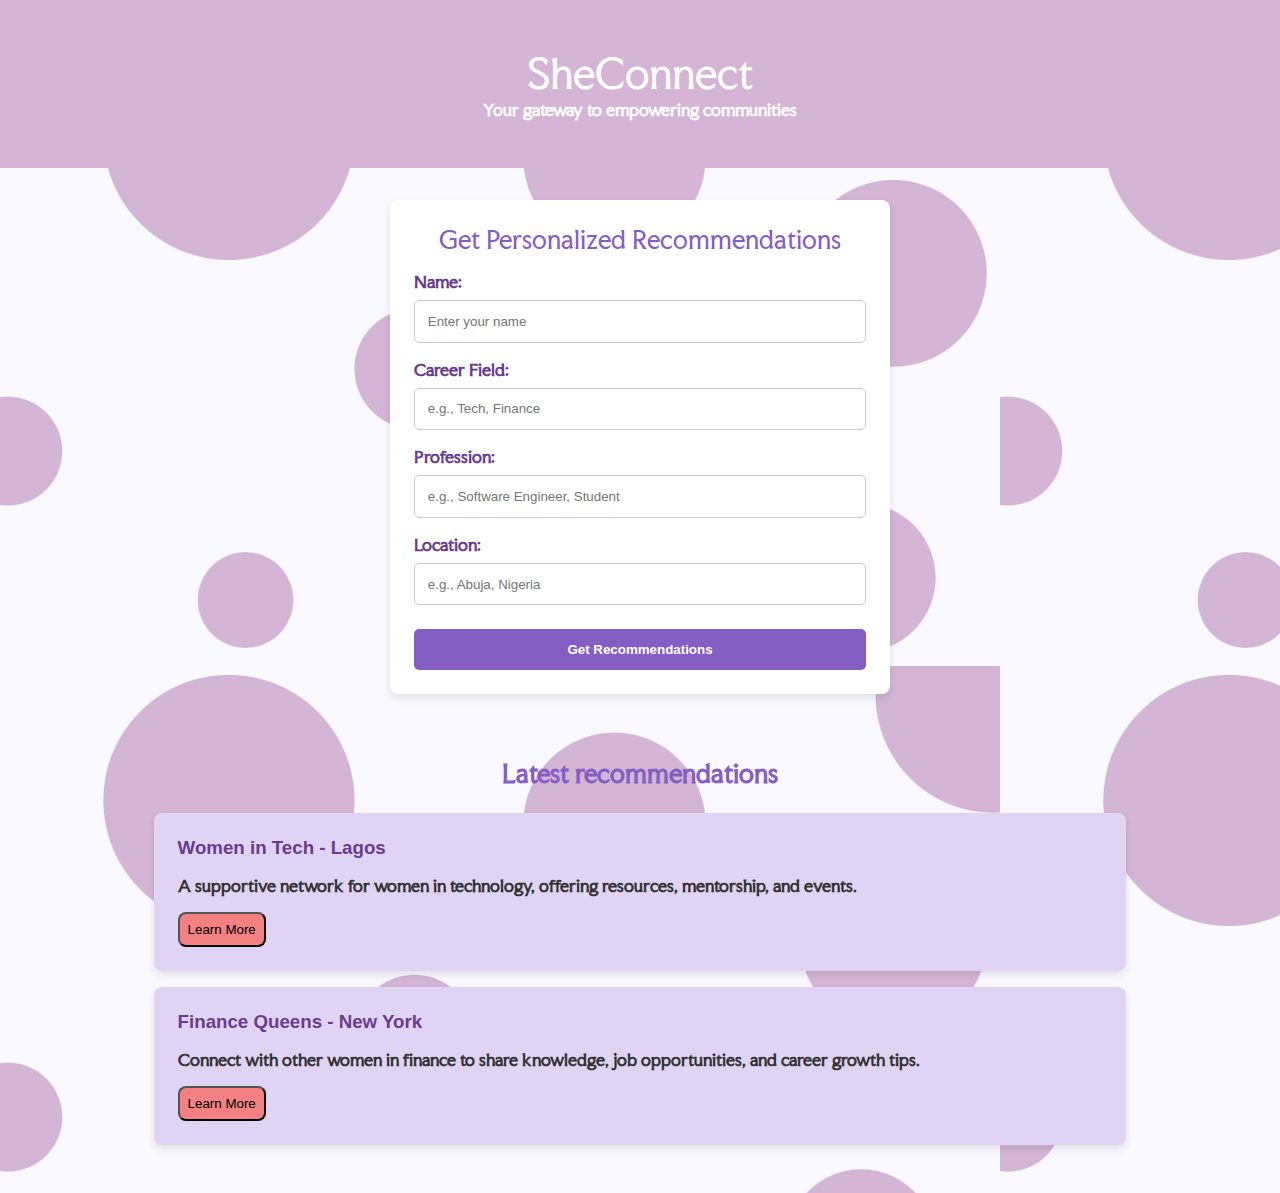
<file: index.html>
<!DOCTYPE html>
<html lang="en">
<head>
  <meta charset="UTF-8">
  <meta name="viewport" content="width=device-width, initial-scale=1.0">
  <title>SheConnect</title>
  <link rel="stylesheet" href="styles.css">
  <link rel="preconnect" href="https://fonts.googleapis.com">
<link rel="preconnect" href="https://fonts.gstatic.com" crossorigin>
<link href="https://fonts.googleapis.com/css2?family=Faculty+Glyphic&display=swap" rel="stylesheet">
</head>
<body style="background-image: url('back.png');">
  <!-- Header -->
  <header>
    <h1>SheConnect</h1>
    <p>Your gateway to empowering communities</p>
  </header>

  <!-- Form Section -->
  <section class="form-section">
    <h2>Get Personalized Recommendations</h2>
    <form id="recommendationForm" onsubmit="submitForm(event)">
      <label for="name">Name:</label>
      <input type="text" id="name" name="name" placeholder="Enter your name" required>

      <label for="careerField">Career Field:</label>
      <input type="text" id="careerField" name="careerField" placeholder="e.g., Tech, Finance" required>

      <label for="profession">Profession:</label>
      <input type="text" id="profession" name="profession" placeholder="e.g., Software Engineer, Student" required>

      <label for="location">Location:</label>
      <input type="text" id="location" name="location" placeholder="e.g., Abuja, Nigeria" required>

      <button type="submit" onclick="result.html">Get Recommendations</button>
    </form>
  </section>

 <!-- Recommendation Section -->
 <section class="recommendations">
  <h2>Latest recommendations</h2>
  <div class="community-card" id="community1">
    <h3>Women in Tech - Lagos</h3>
    <p>A supportive network for women in technology, offering resources, mentorship, and events.</p>
    <button>Learn More</button>
  </div>
  <div class="community-card" id="community2">
    <h3>Finance Queens - New York</h3>
    <p>Connect with other women in finance to share knowledge, job opportunities, and career growth tips.</p>
    <button>Learn More</button>
  </div>
</section>

  <!-- JavaScript for Form Handling -->
  <script src="script.js"></script>
</body>
</html>
</file>
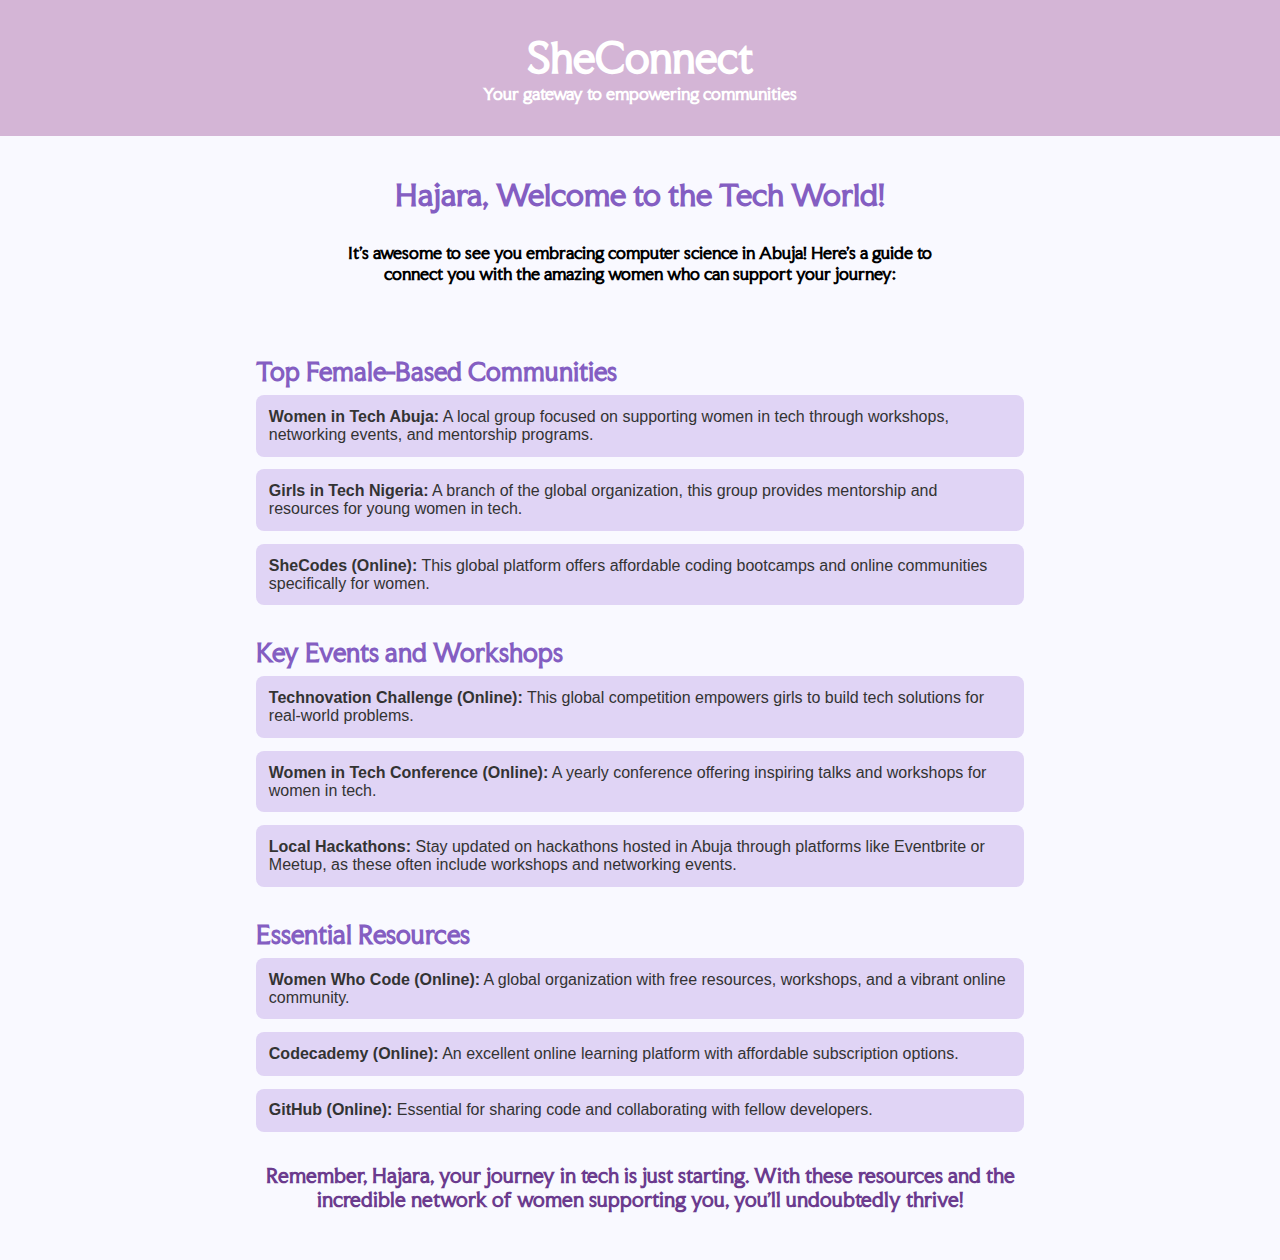
<file: result.html>
<!DOCTYPE html>
<html lang="en">
<head>
  <meta charset="UTF-8">
  <meta name="viewport" content="width=device-width, initial-scale=1.0">
  <title>SheConnect - Results</title>
  <link rel="stylesheet" href="result.css">
  <link rel="preconnect" href="https://fonts.gstatic.com" crossorigin>
<link href="https://fonts.googleapis.com/css2?family=Faculty+Glyphic&display=swap" rel="stylesheet">
</head>
<body>
  <!-- Header -->
  <header>
    <h1>SheConnect</h1>
    <p>Your gateway to empowering communities</p>
  </header>

  <!-- Welcome Message -->
  <section class="welcome-section">
    <h2>Hajara, Welcome to the Tech World!</h2>

    <p class="awesome">It's awesome to see you embracing computer science in Abuja! Here's a guide to connect you with the amazing women who can support your journey:</p>
  </section>

  <!-- Results Section -->
  <section class="results-section">
    <!-- Communities -->
    <div class="result-category">
      <h3>Top Female-Based Communities</h3>
      <ul>
        <li><strong>Women in Tech Abuja:</strong> A local group focused on supporting women in tech through workshops, networking events, and mentorship programs.</li>
        <li><strong>Girls in Tech Nigeria:</strong> A branch of the global organization, this group provides mentorship and resources for young women in tech.</li>
        <li><strong>SheCodes (Online):</strong> This global platform offers affordable coding bootcamps and online communities specifically for women.</li>
      </ul>
    </div>

    <!-- Events -->
    <div class="result-category">
      <h3>Key Events and Workshops</h3>
      <ul>
        <li><strong>Technovation Challenge (Online):</strong> This global competition empowers girls to build tech solutions for real-world problems.</li>
        <li><strong>Women in Tech Conference (Online):</strong> A yearly conference offering inspiring talks and workshops for women in tech.</li>
        <li><strong>Local Hackathons:</strong> Stay updated on hackathons hosted in Abuja through platforms like Eventbrite or Meetup, as these often include workshops and networking events.</li>
      </ul>
    </div>

    <!-- Resources -->
    <div class="result-category">
      <h3>Essential Resources</h3>
      <ul>
        <li><strong>Women Who Code (Online):</strong> A global organization with free resources, workshops, and a vibrant online community.</li>
        <li><strong>Codecademy (Online):</strong> An excellent online learning platform with affordable subscription options.</li>
        <li><strong>GitHub (Online):</strong> Essential for sharing code and collaborating with fellow developers.</li>
      </ul>
    </div>

    <!-- Encouragement Message -->
    <div class="encouragement-message">
      <h3>Remember, Hajara, your journey in tech is just starting. With these resources and the incredible network of women supporting you, you'll undoubtedly thrive!</h3>
    </div>
  </section>

</body>
</html>
</file>
<file: styles.css>
/* General Reset */
* {
  margin: 0;
  padding: 0;
  box-sizing: border-box;
}

body {
  font-family: Arial, sans-serif;
  background-color: #f9f9ff;
  color: #333;
}

header {
  background-color: #d4b5d6;
  color: white;
  text-align: center;
  padding: 3rem;
}

p {
  font-family: "Faculty Glyphic", serif;
  font-weight: 700;
  font-style: normal;
}
header h1 {
  font-size: 2.5rem;
  font-family: "Faculty Glyphic", serif;
  font-weight: 400;
  font-style: normal;
}

.form-section {
  max-width: 500px;
  margin: 2rem auto;
  padding: 1.5rem;
  background-color: #ffffff;
  border-radius: 8px;
  box-shadow: 0 4px 8px rgba(0, 0, 0, 0.1);
}

.form-section h2 {
  text-align: center;
  color: #845ec2;
  margin-bottom: 1rem;
  font-family: "Faculty Glyphic", serif;
  font-weight: 400;
  font-style: normal;
}

label {
  display: block;
  font-weight: bold;
  margin-top: 1rem;
  color: #6b3b8e;
  font-family: "Faculty Glyphic", serif;
  font-weight: 600;
  font-style: normal;
}

input[type="text"] {
  width: 100%;
  padding: 0.8rem;
  border-radius: 5px;
  border: 1px solid #ccc;
  margin-top: 0.5rem;
}

button[type="submit"] {
  width: 100%;
  padding: 0.8rem;
  background-color: #845ec2;
  color: white;
  border: none;
  border-radius: 5px;
  cursor: pointer;
  font-weight: bold;
  margin-top: 1.5rem;
}

button[type="submit"]:hover {
  background-color: #6b3b8e;
}

.recommendations {
  padding: 2rem;
}

.recommendations h2 {
  text-align: center;
  color: #845ec2;
  margin-bottom: 1.5rem;
  font-family: "Faculty Glyphic", serif;
  font-weight: 700;
  font-style: normal;
}

.community-card {
  background-color: #e0d4f5;
  padding: 1.5rem;
  margin: 1rem auto;
  width: 80%;
  border-radius: 8px;
  box-shadow: 0 4px 8px rgba(0, 0, 0, 0.1);
}

.community-card h3 {
  color: #6b3b8e;
}

.community-card p {
  margin: 1rem 0;
}

.community-card button {
  background-color: #f38181;
  border-radius: 8px;
  padding: 8px;
}
</file>
<file: result.css>
/* General Reset */
* {
    margin: 0;
    padding: 0;
    box-sizing: border-box;
  }
  
  body {
    font-family: Arial, sans-serif;
    background-color: #f9f9ff;
    color: #333;
  }
  
  header {
    background-color: #d4b5d6;
    color: white;
    text-align: center;
    padding: 2rem;
  }

  p {
    font-family: "Faculty Glyphic", serif;
    font-weight: 700;
    font-style: normal;
  }
  
  header h1 {
    font-size: 2.5rem;
    font-family: "Faculty Glyphic", serif;
    font-weight: 700;
    font-style: normal;
  }
  
  .welcome-section {
    text-align: center;
    padding: 1.5rem;
    margin-top: 1rem;
  }
  
  .welcome-section h2 {
    color: #845ec2;
    font-size: 1.8rem;
    margin-bottom: 0.5rem;
    font-family: "Faculty Glyphic", serif;
    font-weight: 700;
    font-style: normal;
  }

  .awesome {
    padding-top: 20px;
  }
  
  .welcome-section p {
    color: #000000;
    font-size: 1rem;
    max-width: 600px;
    margin: 0 auto;
    font-family: "Faculty Glyphic", serif;
    font-weight: 700;
    font-style: normal;
  }
  
  .results-section {
    max-width: 800px;
    margin: 2rem auto;
    padding: 1rem;
  }
  
  .result-category {
    margin-bottom: 2rem;
  }
  
  .result-category h3 {
    color: #845ec2;
    font-size: 1.5rem;
    margin-bottom: 0.5rem;
    font-family: "Faculty Glyphic", serif;
    font-weight: 700;
    font-style: normal;
  }
  
  .result-category ul {
    list-style-type: none;
    padding-left: 0;
  }
  
  .result-category li {
    margin-bottom: 0.8rem;
    padding: 0.8rem;
    background-color: #e0d4f5;
    border-radius: 8px;
  }
  
  .encouragement-message {

    text-align: center;
    font-size: 1rem;
    color: #6b3b8e;
    margin-top: 2rem;
    font-family: "Faculty Glyphic", serif;
    font-weight: 700;
    font-style: normal;
  }
</file>
